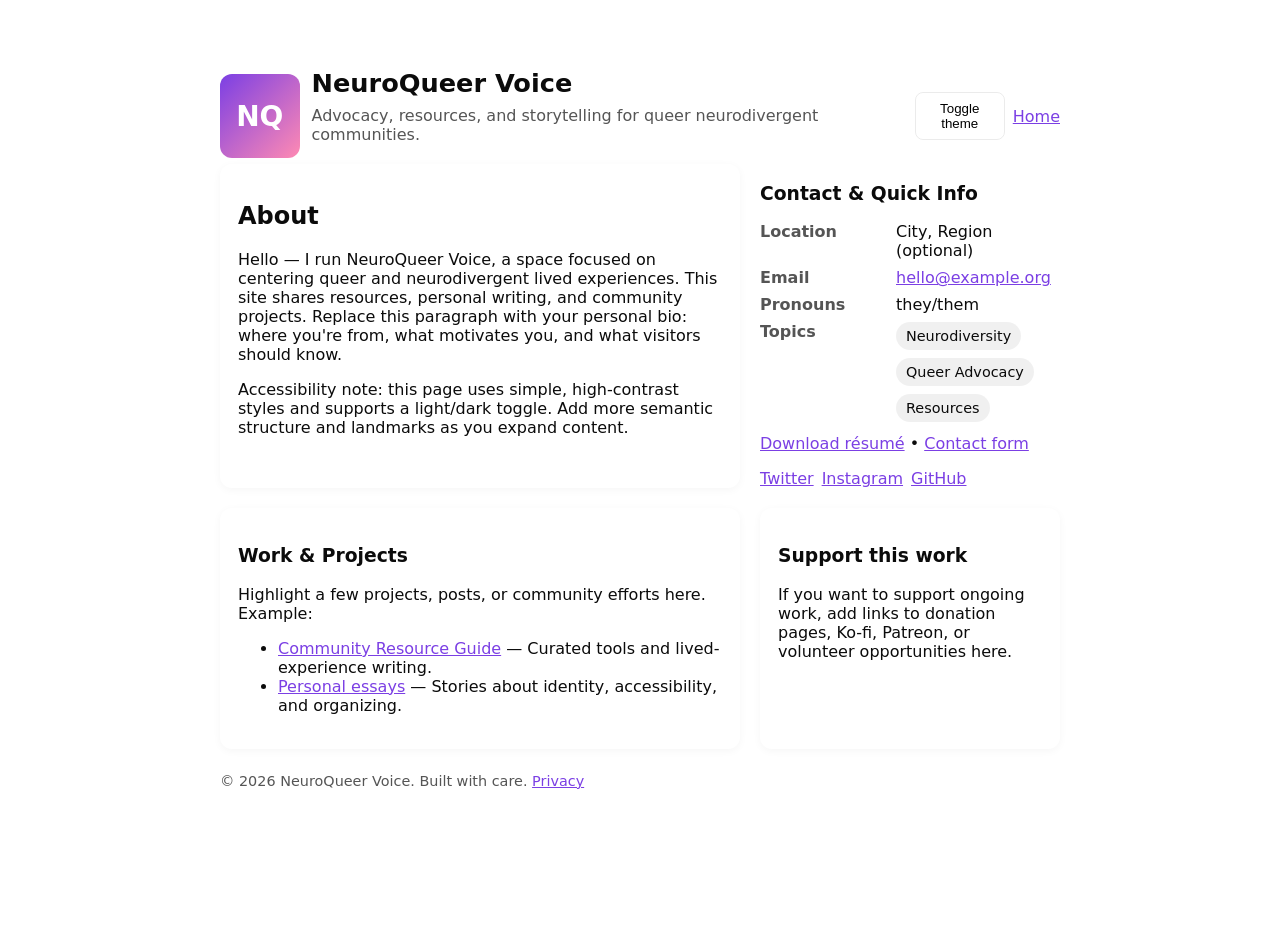
<file: about/index.html>
<!doctype html>
<html lang="en">
<head>
  <meta charset="utf-8" />
  <meta name="viewport" content="width=device-width,initial-scale=1" />
  <title>About — NeuroQueer Voice</title>
  <meta name="description" content="About NeuroQueer Voice — mission, background, and contact information." />
  <meta property="og:title" content="About — NeuroQueer Voice" />
  <meta property="og:description" content="About NeuroQueer Voice — mission, background, and contact information." />
  <style>
    :root{--bg:#fff;--fg:#0b0b0b;--muted:#555;--accent:#7b3fe4}
    [data-theme="dark"]{--bg:#0b0b0f;--fg:#eaeaea;--muted:#bfbfbf;--accent:#9d7cf6}
    *{box-sizing:border-box}
    html,body{height:100%}
    body{margin:0;font-family:system-ui,-apple-system,Segoe UI,Roboto,'Helvetica Neue',Arial;color:var(--fg);background:linear-gradient(180deg,var(--bg),var(--bg));-webkit-font-smoothing:antialiased}
    a{color:var(--accent)}
    .container{max-width:880px;margin:48px auto;padding:20px}
    header{display:flex;align-items:center;justify-content:space-between;gap:16px}
    .brand{display:flex;gap:12px;align-items:center}
    .avatar{width:84px;height:84px;border-radius:12px;background:linear-gradient(135deg,var(--accent),#ff8ab3);display:flex;align-items:center;justify-content:center;color:#fff;font-weight:700;font-size:28px}
    h1{margin:0;font-size:1.6rem}
    p.lead{color:var(--muted);margin:8px 0 20px}
    main{display:grid;grid-template-columns:1fr;gap:20px}
    section.card{background:rgba(255,255,255,0.03);padding:18px;border-radius:12px;box-shadow:0 2px 8px rgba(0,0,0,0.04)}
    dl{display:grid;grid-template-columns:120px 1fr;gap:8px 16px;margin:0}
    dt{color:var(--muted);font-weight:600}
    dd{margin:0}
    .tags{display:flex;flex-wrap:wrap;gap:8px}
    .tag{background:rgba(0,0,0,0.06);padding:6px 10px;border-radius:999px;font-size:0.9rem}
    footer{margin-top:24px;color:var(--muted);font-size:0.9rem}
    .controls{display:flex;gap:8px;align-items:center}
    button.icon{background:none;border:1px solid rgba(0,0,0,0.08);padding:8px;border-radius:8px;cursor:pointer}
    @media(min-width:720px){main{grid-template-columns:1fr 300px}}
  </style>
</head>
<body>
  <a class="skip-link" href="#main" style="position:absolute;left:-999px;top:auto;width:1px;height:1px;overflow:hidden">Skip to content</a>
  <div class="container" role="document">
    <header>
      <div class="brand">
        <div class="avatar" aria-hidden="true">NQ</div>
        <div>
          <h1>NeuroQueer Voice</h1>
          <p class="lead">Advocacy, resources, and storytelling for queer neurodivergent communities.</p>
        </div>
      </div>
      <div class="controls" aria-hidden="false">
        <button id="themeToggle" class="icon" aria-pressed="false" title="Toggle color theme">Toggle theme</button>
        <a href="/" aria-label="Home">Home</a>
      </div>
    </header>

    <main id="main">
      <section class="card" aria-labelledby="about-heading">
        <h2 id="about-heading">About</h2>
        <p>Hello — I run NeuroQueer Voice, a space focused on centering queer and neurodivergent lived experiences. This site shares resources, personal writing, and community projects. Replace this paragraph with your personal bio: where you're from, what motivates you, and what visitors should know.</p>
        <p>Accessibility note: this page uses simple, high-contrast styles and supports a light/dark toggle. Add more semantic structure and landmarks as you expand content.</p>
      </section>

      <aside class="card" aria-labelledby="contact-heading">
        <h3 id="contact-heading">Contact & Quick Info</h3>
        <dl>
          <dt>Location</dt><dd>City, Region (optional)</dd>
          <dt>Email</dt><dd><a href="mailto:hello@example.org">hello@example.org</a></dd>
          <dt>Pronouns</dt><dd>they/them</dd>
          <dt>Topics</dt><dd>
            <div class="tags">
              <span class="tag">Neurodiversity</span>
              <span class="tag">Queer Advocacy</span>
              <span class="tag">Resources</span>
            </div>
          </dd>
        </dl>
        <p style="margin-top:12px"><a href="/assets/resume.pdf" download>Download résumé</a> • <a href="/contact">Contact form</a></p>
        <nav aria-label="Social links">
          <ul style="padding-left:0;margin:12px 0 0;list-style:none;display:flex;gap:8px">
            <li><a href="https://twitter.com/" rel="noopener">Twitter</a></li>
            <li><a href="https://instagram.com/" rel="noopener">Instagram</a></li>
            <li><a href="https://github.com/neuroqueervoice" rel="noopener">GitHub</a></li>
          </ul>
        </nav>
      </aside>

      <section class="card" aria-labelledby="work-heading">
        <h3 id="work-heading">Work & Projects</h3>
        <p>Highlight a few projects, posts, or community efforts here. Example:</p>
        <ul>
          <li><a href="/projects/">Community Resource Guide</a> — Curated tools and lived-experience writing.</li>
          <li><a href="/writing/">Personal essays</a> — Stories about identity, accessibility, and organizing.</li>
        </ul>
      </section>

      <section class="card" aria-labelledby="support-heading">
        <h3 id="support-heading">Support this work</h3>
        <p>If you want to support ongoing work, add links to donation pages, Ko-fi, Patreon, or volunteer opportunities here.</p>
      </section>

    </main>

    <footer>
      <p>&copy; <span id="year"></span> NeuroQueer Voice. Built with care. <a href="/privacy">Privacy</a></p>
    </footer>
  </div>

  <script>
    // Small theme toggle using data-theme on <html>
    (function(){
      const btn = document.getElementById('themeToggle');
      const root = document.documentElement;
      const key = 'nq-theme';
      function apply(theme){
        if(theme==='dark') root.setAttribute('data-theme','dark');
        else root.removeAttribute('data-theme');
        btn.setAttribute('aria-pressed', theme==='dark');
      }
      const saved = localStorage.getItem(key) || (window.matchMedia && window.matchMedia('(prefers-color-scheme: dark)').matches ? 'dark' : 'light');
      apply(saved);
      btn.addEventListener('click', ()=>{
        const next = root.getAttribute('data-theme')==='dark' ? 'light' : 'dark';
        localStorage.setItem(key,next);
        apply(next);
      });
      document.getElementById('year').textContent = new Date().getFullYear();
    })();
  </script>
</body>
</html>
</file>
